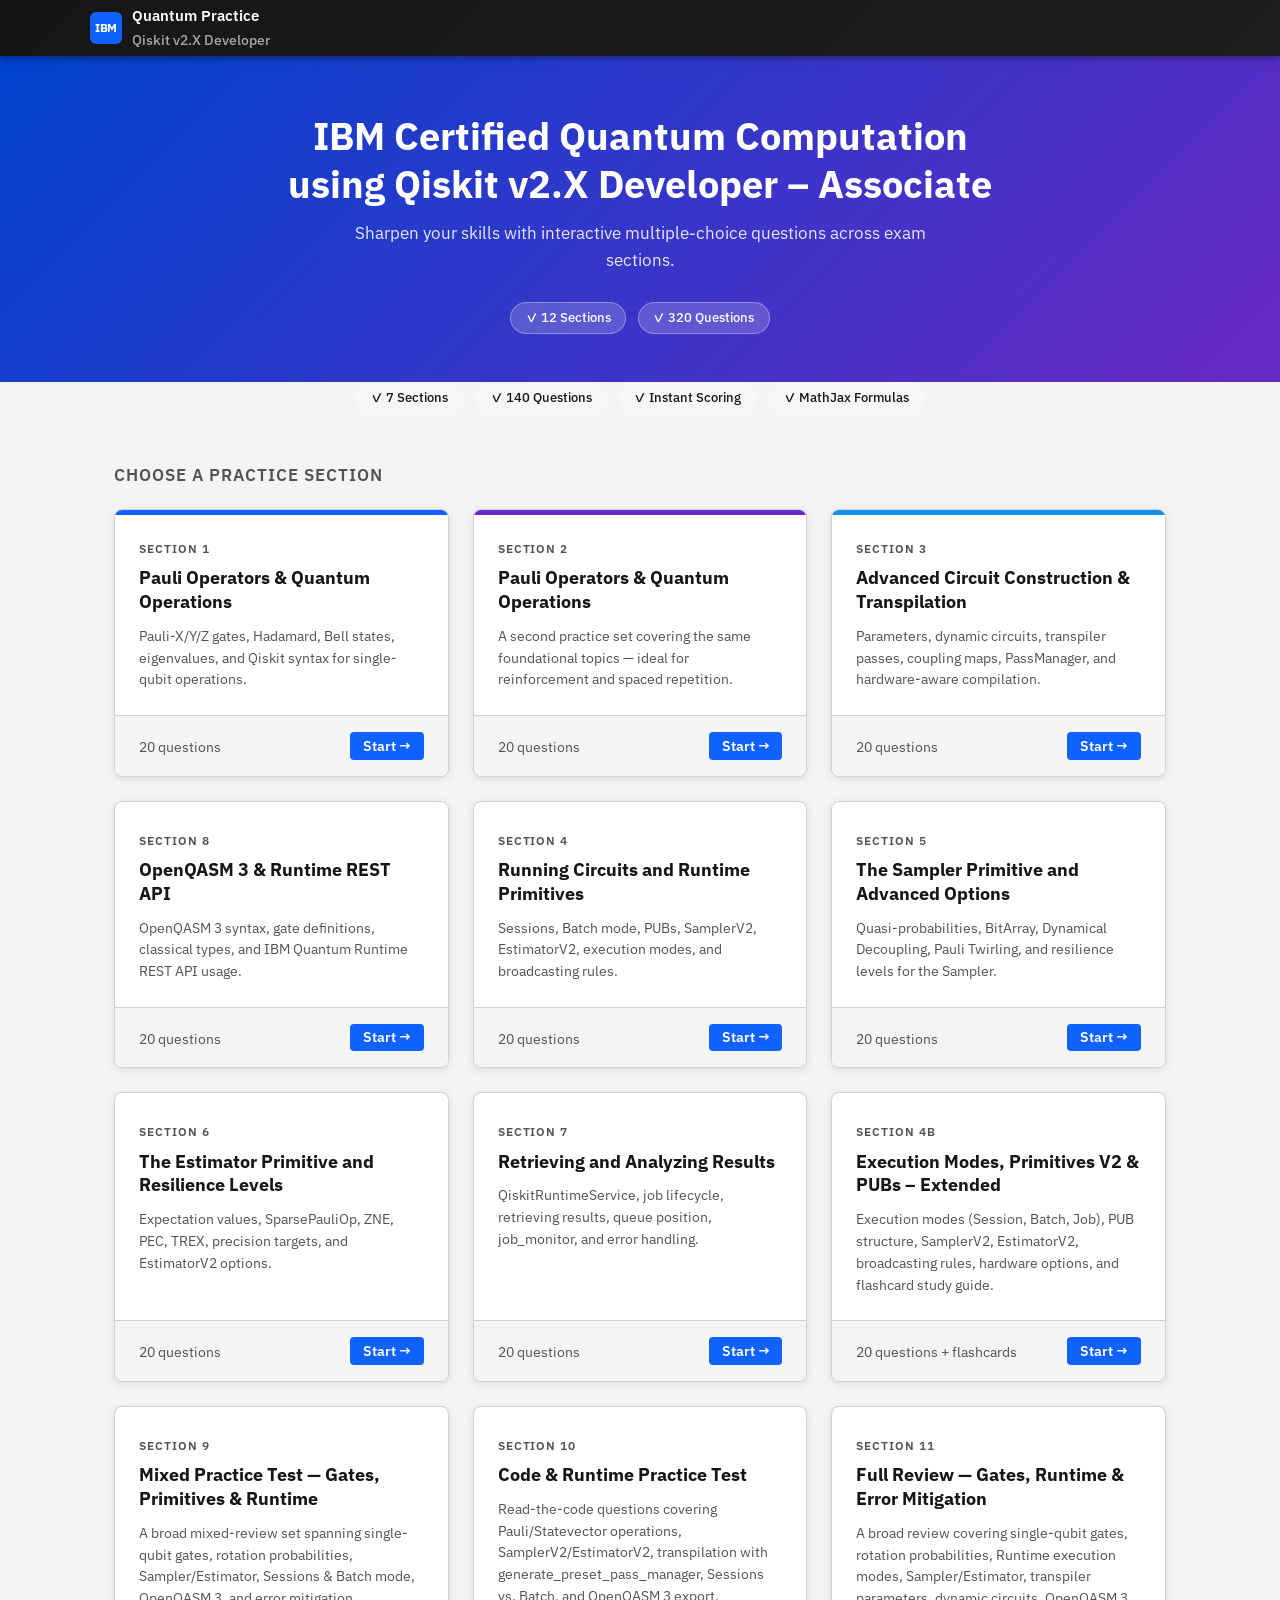
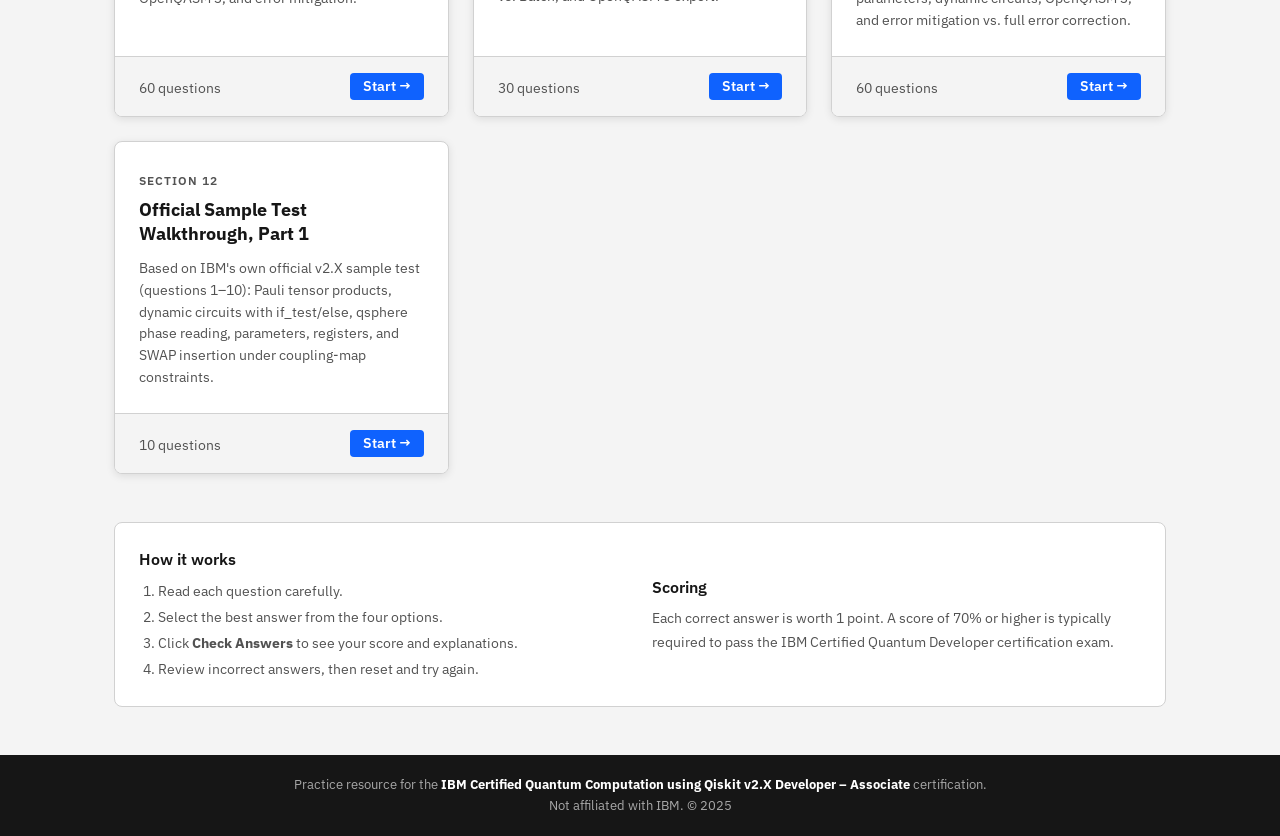
<file: index.html>
<!DOCTYPE html>
<html lang="en">
<head>
  <meta charset="UTF-8" />
  <meta name="viewport" content="width=device-width, initial-scale=1.0" />
  <title>IBM Quantum Developer Practice Exam</title>
  <link rel="stylesheet" href="style.css" />
</head>
<body>

  <!-- ── Header ── -->
  <header class="site-header">
    <div class="inner">
      <a class="site-logo" href="index.html">
        <div class="logo-icon">IBM</div>
        <div>
          <strong>Quantum Practice</strong>
          <span>Qiskit v2.X Developer</span>
        </div>
      </a>
    </div>
  </header>

  <!-- ── Hero ── -->
  <section class="hero">
    <h1>IBM Certified Quantum Computation<br>using Qiskit v2.X Developer – Associate</h1>
    <p>Sharpen your skills with interactive multiple-choice questions across exam sections.</p>
    <div class="badge-row">
      <span class="badge">&#x2713; 12 Sections</span>
      <span class="badge">&#x2713; 320 Questions</span>
          </div>
  </section>
    <div class="badge-row">
      <span class="badge">&#x2713; 7 Sections</span>
      <span class="badge">&#x2713; 140 Questions</span>
      <span class="badge">&#x2713; Instant Scoring</span>
      <span class="badge">&#x2713; MathJax Formulas</span>
    </div>
  </section>

  <!-- ── Section Cards ── -->
  <main class="main-content">
    <h2 style="font-size:1.05rem;font-weight:600;color:var(--text-muted);text-transform:uppercase;letter-spacing:.06em;margin-bottom:1.25rem;">
      Choose a Practice Section
    </h2>

    <div class="section-grid">

      <!-- Section 1 -->
      <a class="section-card" href="section1.html">
        <div class="card-accent"></div>
        <div class="card-body">
          <div class="card-label">Section 1</div>
          <div class="card-title">Pauli Operators &amp; Quantum Operations</div>
          <div class="card-meta">
            Pauli-X/Y/Z gates, Hadamard, Bell states, eigenvalues, and Qiskit syntax for single-qubit operations.
          </div>
        </div>
        <div class="card-footer">
          <span class="card-meta">20 questions</span>
          <span class="btn btn-primary btn-sm">Start &rarr;</span>
        </div>
      </a>

      <!-- Section 2 -->
      <a class="section-card" href="section2.html">
        <div class="card-accent"></div>
        <div class="card-body">
          <div class="card-label">Section 2</div>
          <div class="card-title">Pauli Operators &amp; Quantum Operations</div>
          <div class="card-meta">
            A second practice set covering the same foundational topics — ideal for reinforcement and spaced repetition.
          </div>
        </div>
        <div class="card-footer">
          <span class="card-meta">20 questions</span>
          <span class="btn btn-primary btn-sm">Start &rarr;</span>
        </div>
      </a>

      <!-- Section 3 -->
      <a class="section-card" href="section3.html">
        <div class="card-accent"></div>
        <div class="card-body">
          <div class="card-label">Section 3</div>
          <div class="card-title">Advanced Circuit Construction &amp; Transpilation</div>
          <div class="card-meta">
            Parameters, dynamic circuits, transpiler passes, coupling maps, PassManager, and hardware-aware compilation.
          </div>
        </div>
        <div class="card-footer">
          <span class="card-meta">20 questions</span>
          <span class="btn btn-primary btn-sm">Start &rarr;</span>
        </div>
      </a>

      <!-- Section 8 -->
      <a class="section-card" href="section8.html">
        <div class="card-accent"></div>
        <div class="card-body">
          <div class="card-label">Section 8</div>
          <div class="card-title">OpenQASM 3 &amp; Runtime REST API</div>
          <div class="card-meta">
            OpenQASM 3 syntax, gate definitions, classical types, and IBM Quantum Runtime REST API usage.
   </div>
        </div>
        <div class="card-footer">
          <span class="card-meta">20 questions</span>
          <span class="btn btn-primary btn-sm">Start &rarr;</span>
        </div>
      </a>

      <!-- Section 4 -->
      <a class="section-card" href="section4.html">
        <div class="card-accent"></div>
        <div class="card-body">
          <div class="card-label">Section 4</div>
          <div class="card-title">Running Circuits and Runtime Primitives</div>
          <div class="card-meta">
            Sessions, Batch mode, PUBs, SamplerV2, EstimatorV2, execution modes, and broadcasting rules.
          </div>
        </div>
        <div class="card-footer">
          <span class="card-meta">20 questions</span>
          <span class="btn btn-primary btn-sm">Start &rarr;</span>
        </div>
      </a>

      <!-- Section 5 -->
      <a class="section-card" href="section5.html">
        <div class="card-accent"></div>
        <div class="card-body">
          <div class="card-label">Section 5</div>
          <div class="card-title">The Sampler Primitive and Advanced Options</div>
          <div class="card-meta">
            Quasi-probabilities, BitArray, Dynamical Decoupling, Pauli Twirling, and resilience levels for the Sampler.
          </div>
        </div>
        <div class="card-footer">
          <span class="card-meta">20 questions</span>
          <span class="btn btn-primary btn-sm">Start &rarr;</span>
        </div>
      </a>

      <!-- Section 6 -->
      <a class="section-card" href="section6.html">
        <div class="card-accent"></div>
        <div class="card-body">
          <div class="card-label">Section 6</div>
          <div class="card-title">The Estimator Primitive and Resilience Levels</div>
          <div class="card-meta">
            Expectation values, SparsePauliOp, ZNE, PEC, TREX, precision targets, and EstimatorV2 options.
          </div>
        </div>
        <div class="card-footer">
          <span class="card-meta">20 questions</span>
          <span class="btn btn-primary btn-sm">Start &rarr;</span>
        </div>
      </a>

      <!-- Section 7 -->
      <a class="section-card" href="section7.html">
        <div class="card-accent"></div>
        <div class="card-body">
          <div class="card-label">Section 7</div>
          <div class="card-title">Retrieving and Analyzing Results</div>
          <div class="card-meta">
            QiskitRuntimeService, job lifecycle, retrieving results, queue position, job_monitor, and error handling.
          </div>
        </div>
        <div class="card-footer">
          <span class="card-meta">20 questions</span>
          <span class="btn btn-primary btn-sm">Start &rarr;</span>
        </div>
      </a>

      <!-- Section 4B -->
      <a class="section-card" href="section4b.html">
        <div class="card-accent"></div>
        <div class="card-body">
          <div class="card-label">Section 4B</div>
          <div class="card-title">Execution Modes, Primitives V2 &amp; PUBs – Extended</div>
          <div class="card-meta">
            Execution modes (Session, Batch, Job), PUB structure, SamplerV2, EstimatorV2, broadcasting rules, hardware options, and flashcard study guide.
          </div>
        </div>
        <div class="card-footer">
          <span class="card-meta">20 questions + flashcards</span>
          <span class="btn btn-primary btn-sm">Start &rarr;</span>
        </div>
      </a>

      <!-- Section 9 -->
      <a class="section-card" href="section9.html">
        <div class="card-accent"></div>
        <div class="card-body">
          <div class="card-label">Section 9</div>
          <div class="card-title">Mixed Practice Test — Gates, Primitives &amp; Runtime</div>
          <div class="card-meta">
            A broad mixed-review set spanning single-qubit gates, rotation probabilities, Sampler/Estimator, Sessions &amp; Batch mode, OpenQASM 3, and error mitigation.
          </div>
        </div>
        <div class="card-footer">
          <span class="card-meta">60 questions</span>
          <span class="btn btn-primary btn-sm">Start &rarr;</span>
        </div>
      </a>

      <!-- Section 10 -->
      <a class="section-card" href="section10.html">
        <div class="card-accent"></div>
        <div class="card-body">
          <div class="card-label">Section 10</div>
          <div class="card-title">Code &amp; Runtime Practice Test</div>
          <div class="card-meta">
            Read-the-code questions covering Pauli/Statevector operations, SamplerV2/EstimatorV2, transpilation with generate_preset_pass_manager, Sessions vs. Batch, and OpenQASM 3 export.
          </div>
        </div>
        <div class="card-footer">
          <span class="card-meta">30 questions</span>
          <span class="btn btn-primary btn-sm">Start &rarr;</span>
        </div>
      </a>

      <!-- Section 11 -->
      <a class="section-card" href="section11.html">
        <div class="card-accent"></div>
        <div class="card-body">
          <div class="card-label">Section 11</div>
          <div class="card-title">Full Review — Gates, Runtime &amp; Error Mitigation</div>
          <div class="card-meta">
            A broad review covering single-qubit gates, rotation probabilities, Runtime execution modes, Sampler/Estimator, transpiler parameters, dynamic circuits, OpenQASM 3, and error mitigation vs. full error correction.
          </div>
        </div>
        <div class="card-footer">
          <span class="card-meta">60 questions</span>
          <span class="btn btn-primary btn-sm">Start &rarr;</span>
        </div>
      </a>

      <!-- Section 12 -->
      <a class="section-card" href="section12.html">
        <div class="card-accent"></div>
        <div class="card-body">
          <div class="card-label">Section 12</div>
          <div class="card-title">Official Sample Test Walkthrough, Part 1</div>
          <div class="card-meta">
            Based on IBM's own official v2.X sample test (questions 1–10): Pauli tensor products, dynamic circuits with if_test/else, qsphere phase reading, parameters, registers, and SWAP insertion under coupling-map constraints.
          </div>
        </div>
        <div class="card-footer">
          <span class="card-meta">10 questions</span>
          <span class="btn btn-primary btn-sm">Start &rarr;</span>
        </div>
      </a>

    </div><!-- /.section-grid -->

    <!-- Info strip -->
    <div style="margin-top:3rem;padding:1.5rem;background:var(--surface);border-radius:var(--radius);border:1px solid var(--border);display:flex;gap:1.5rem;flex-wrap:wrap;align-items:center;">
      <div style="flex:1;min-width:200px;">
        <p style="font-weight:600;margin-bottom:.35rem;">How it works</p>
        <ol style="font-size:.9rem;color:var(--text-muted);padding-left:1.2rem;line-height:1.8;">
          <li>Read each question carefully.</li>
          <li>Select the best answer from the four options.</li>
          <li>Click <strong>Check Answers</strong> to see your score and explanations.</li>
          <li>Review incorrect answers, then reset and try again.</li>
        </ol>
      </div>
      <div style="flex:1;min-width:200px;">
        <p style="font-weight:600;margin-bottom:.35rem;">Scoring</p>
        <p style="font-size:.9rem;color:var(--text-muted);line-height:1.7;">
          Each correct answer is worth 1 point. A score of 70% or higher is typically required to pass the IBM Certified Quantum Developer certification exam.
        </p>
      </div>
    </div>

  </main>

  <!-- ── Footer ── -->
  <footer class="site-footer">
    <p>Practice resource for the <strong style="color:#fff;">IBM Certified Quantum Computation using Qiskit v2.X Developer – Associate</strong> certification.<br>
    Not affiliated with IBM. &copy; 2025</p>
  </footer>

</body>
</html>
</file>
<file: style.css>
/* =========================================================
   IBM Quantum Practice Exam – Shared Stylesheet
   ========================================================= */

@import url('https://fonts.googleapis.com/css2?family=IBM+Plex+Sans:wght@300;400;500;600;700&family=IBM+Plex+Mono:wght@400;500&display=swap');

/* ---------- Reset & Base ---------- */
*, *::before, *::after { box-sizing: border-box; margin: 0; padding: 0; }

:root {
  --ibm-blue:      #0f62fe;
  --ibm-blue-dark: #0043ce;
  --ibm-purple:    #6929c4;
  --ibm-cyan:      #1192e8;
  --bg:            #f4f4f4;
  --surface:       #ffffff;
  --surface-2:     #e8e8e8;
  --text:          #161616;
  --text-muted:    #525252;
  --border:        #d1d1d1;
  --correct:       #24a148;
  --correct-bg:    #defbe6;
  --wrong:         #da1e28;
  --wrong-bg:      #fff1f1;
  --radius:        8px;
  --shadow:        0 2px 8px rgba(0,0,0,.10);
  --shadow-lg:     0 6px 20px rgba(0,0,0,.14);
}

html { scroll-behavior: smooth; }

body {
  font-family: 'IBM Plex Sans', system-ui, sans-serif;
  background: var(--bg);
  color: var(--text);
  line-height: 1.6;
  min-height: 100vh;
  display: flex;
  flex-direction: column;
}

/* ---------- Header / Nav ---------- */
.site-header {
  background: linear-gradient(135deg, #161616 0%, #1e1e1e 100%);
  color: #fff;
  padding: 0 2rem;
  box-shadow: 0 2px 8px rgba(0,0,0,.4);
  position: sticky;
  top: 0;
  z-index: 100;
}

.site-header .inner {
  max-width: 1100px;
  margin: 0 auto;
  display: flex;
  align-items: center;
  justify-content: space-between;
  height: 56px;
  gap: 1rem;
}

.site-logo {
  display: flex;
  align-items: center;
  gap: .6rem;
  text-decoration: none;
  color: inherit;
}

.site-logo .logo-icon {
  width: 32px;
  height: 32px;
  background: var(--ibm-blue);
  border-radius: 6px;
  display: flex;
  align-items: center;
  justify-content: center;
  font-weight: 700;
  font-size: .75rem;
  letter-spacing: -.5px;
  flex-shrink: 0;
}

.site-logo span {
  font-size: .85rem;
  font-weight: 500;
  color: #a8a8a8;
  line-height: 1.3;
}

.site-logo strong {
  display: block;
  font-size: .95rem;
  font-weight: 600;
  color: #fff;
}

.home-link {
  font-size: .85rem;
  color: #a8a8a8;
  text-decoration: none;
  display: flex;
  align-items: center;
  gap: .35rem;
  transition: color .2s;
  white-space: nowrap;
}
.home-link:hover { color: #fff; }

/* ---------- Hero Banner ---------- */
.hero {
  background: linear-gradient(135deg, #0043ce 0%, #6929c4 100%);
  color: #fff;
  text-align: center;
  padding: 3.5rem 2rem 3rem;
}

.hero h1 {
  font-size: clamp(1.5rem, 4vw, 2.4rem);
  font-weight: 700;
  line-height: 1.25;
  max-width: 760px;
  margin: 0 auto .75rem;
}

.hero p {
  font-size: 1.05rem;
  opacity: .88;
  max-width: 600px;
  margin: 0 auto 1.75rem;
}

.badge-row {
  display: flex;
  justify-content: center;
  gap: .75rem;
  flex-wrap: wrap;
}

.badge {
  background: rgba(255,255,255,.18);
  border: 1px solid rgba(255,255,255,.3);
  border-radius: 20px;
  padding: .3rem .9rem;
  font-size: .8rem;
  font-weight: 500;
}

/* ---------- Section Cards ---------- */
.main-content {
  flex: 1;
  max-width: 1100px;
  margin: 0 auto;
  padding: 3rem 1.5rem;
  width: 100%;
}

.section-grid {
  display: grid;
  grid-template-columns: repeat(auto-fit, minmax(280px, 1fr));
  gap: 1.5rem;
  margin-top: .5rem;
}

.section-card {
  background: var(--surface);
  border-radius: var(--radius);
  box-shadow: var(--shadow);
  border: 1px solid var(--border);
  overflow: hidden;
  display: flex;
  flex-direction: column;
  transition: box-shadow .2s, transform .2s;
  text-decoration: none;
  color: inherit;
}

.section-card:hover {
  box-shadow: var(--shadow-lg);
  transform: translateY(-2px);
}

.card-accent {
  height: 5px;
}

.section-card:nth-child(1) .card-accent { background: var(--ibm-blue); }
.section-card:nth-child(2) .card-accent { background: var(--ibm-purple); }
.section-card:nth-child(3) .card-accent { background: var(--ibm-cyan); }

.card-body {
  padding: 1.5rem;
  flex: 1;
  display: flex;
  flex-direction: column;
  gap: .5rem;
}

.card-label {
  font-size: .75rem;
  font-weight: 600;
  text-transform: uppercase;
  letter-spacing: .08em;
  color: var(--text-muted);
}

.card-title {
  font-size: 1.15rem;
  font-weight: 700;
  color: var(--text);
  line-height: 1.3;
}

.card-meta {
  font-size: .85rem;
  color: var(--text-muted);
  margin-top: .25rem;
}

.card-footer {
  padding: 1rem 1.5rem;
  border-top: 1px solid var(--border);
  background: var(--bg);
  display: flex;
  align-items: center;
  justify-content: space-between;
}

.card-footer .btn {
  font-size: .85rem;
}

/* ---------- Buttons ---------- */
.btn {
  display: inline-flex;
  align-items: center;
  gap: .4rem;
  border: none;
  border-radius: 4px;
  padding: .55rem 1.1rem;
  font-family: inherit;
  font-size: .95rem;
  font-weight: 600;
  cursor: pointer;
  text-decoration: none;
  transition: background .18s, opacity .18s;
  line-height: 1.2;
}

.btn-primary {
  background: var(--ibm-blue);
  color: #fff;
}
.btn-primary:hover { background: var(--ibm-blue-dark); }

.btn-outline {
  background: transparent;
  color: var(--ibm-blue);
  border: 2px solid var(--ibm-blue);
}
.btn-outline:hover { background: #e8f1ff; }

.btn-sm {
  padding: .35rem .8rem;
  font-size: .82rem;
}

/* ---------- Page Banner (section pages) ---------- */
.page-banner {
  background: linear-gradient(135deg, #161616 0%, #262626 100%);
  color: #fff;
  padding: 2rem 2rem 1.75rem;
}

.page-banner .inner {
  max-width: 860px;
  margin: 0 auto;
}

.section-tag {
  font-size: .75rem;
  font-weight: 600;
  text-transform: uppercase;
  letter-spacing: .1em;
  color: #a8a8a8;
  margin-bottom: .5rem;
}

.page-banner h1 {
  font-size: clamp(1.2rem, 3vw, 1.8rem);
  font-weight: 700;
  line-height: 1.3;
  margin-bottom: .5rem;
}

.page-banner .meta {
  font-size: .88rem;
  color: #a8a8a8;
  display: flex;
  gap: 1.5rem;
  flex-wrap: wrap;
}

/* ---------- Quiz Container ---------- */
.quiz-wrap {
  max-width: 860px;
  margin: 2rem auto;
  padding: 0 1.5rem 4rem;
}

/* ---------- Question Card ---------- */
.question-card {
  background: var(--surface);
  border-radius: var(--radius);
  box-shadow: var(--shadow);
  border: 1px solid var(--border);
  margin-bottom: 1.25rem;
  overflow: hidden;
  transition: border-color .2s;
}

.question-card.correct  { border-color: var(--correct); }
.question-card.wrong    { border-color: var(--wrong); }

.question-header {
  padding: 1.1rem 1.4rem .75rem;
  border-bottom: 1px solid var(--border);
  display: flex;
  gap: 1rem;
  align-items: flex-start;
}

.q-number {
  background: var(--ibm-blue);
  color: #fff;
  border-radius: 50%;
  width: 28px;
  height: 28px;
  display: flex;
  align-items: center;
  justify-content: center;
  font-size: .78rem;
  font-weight: 700;
  flex-shrink: 0;
  margin-top: .1rem;
}

.question-card.correct .q-number { background: var(--correct); }
.question-card.wrong   .q-number { background: var(--wrong); }

.q-text {
  font-size: 1rem;
  font-weight: 500;
  color: var(--text);
  line-height: 1.55;
}

.options-list {
  list-style: none;
  padding: .6rem 1.4rem;
}

.option-item {
  margin: .35rem 0;
}

.option-label {
  display: flex;
  align-items: flex-start;
  gap: .75rem;
  padding: .7rem .9rem;
  border-radius: 6px;
  border: 1.5px solid transparent;
  cursor: pointer;
  transition: background .15s, border-color .15s;
  font-size: .95rem;
  line-height: 1.5;
}

.option-label:hover {
  background: #f0f4ff;
  border-color: #c0d0ff;
}

.option-label input[type="radio"] {
  margin-top: 3px;
  accent-color: var(--ibm-blue);
  flex-shrink: 0;
  width: 16px;
  height: 16px;
  cursor: pointer;
}

/* Revealed states */
.option-label.opt-correct {
  background: var(--correct-bg);
  border-color: var(--correct);
  font-weight: 600;
}

.option-label.opt-wrong {
  background: var(--wrong-bg);
  border-color: var(--wrong);
}

.option-label.opt-selected {
  border-color: var(--ibm-blue);
  background: #edf3ff;
}

/* Explanation box */
.explanation {
  display: none;
  margin: .5rem 1.4rem 1rem;
  padding: .8rem 1rem;
  border-left: 4px solid var(--ibm-blue);
  background: #edf3ff;
  border-radius: 0 6px 6px 0;
  font-size: .88rem;
  color: var(--text);
  line-height: 1.55;
}

.question-card.correct .explanation { border-color: var(--correct); background: var(--correct-bg); }
.question-card.wrong   .explanation { border-color: var(--wrong);   background: var(--wrong-bg); }
.explanation.visible { display: block; }

/* ---------- Score Panel ---------- */
.score-panel {
  display: none;
  background: var(--surface);
  border-radius: var(--radius);
  box-shadow: var(--shadow-lg);
  border: 2px solid var(--ibm-blue);
  padding: 2rem;
  text-align: center;
  margin-bottom: 2rem;
}

.score-panel.visible { display: block; }

.score-big {
  font-size: 3.5rem;
  font-weight: 700;
  color: var(--ibm-blue);
  line-height: 1;
  margin-bottom: .25rem;
}

.score-label {
  font-size: 1.05rem;
  color: var(--text-muted);
  margin-bottom: 1rem;
}

.score-bar-wrap {
  max-width: 400px;
  margin: 0 auto 1.25rem;
}

.score-bar-bg {
  height: 10px;
  border-radius: 5px;
  background: var(--surface-2);
  overflow: hidden;
}

.score-bar-fill {
  height: 100%;
  border-radius: 5px;
  background: linear-gradient(90deg, var(--ibm-blue), var(--ibm-purple));
  transition: width .8s ease;
}

.score-grade {
  display: inline-block;
  padding: .3rem 1rem;
  border-radius: 20px;
  font-size: .9rem;
  font-weight: 600;
  margin-bottom: 1.25rem;
}

.score-grade.pass { background: var(--correct-bg); color: var(--correct); }
.score-grade.fail { background: var(--wrong-bg);   color: var(--wrong); }

/* ---------- Action Bar ---------- */
.action-bar {
  display: flex;
  gap: 1rem;
  justify-content: center;
  flex-wrap: wrap;
  margin: 1.5rem 0;
}

/* ---------- Code Inline ---------- */
code {
  font-family: 'IBM Plex Mono', 'Courier New', monospace;
  background: #e8e8e8;
  color: #161616;
  padding: .1em .35em;
  border-radius: 3px;
  font-size: .9em;
}

/* ---------- Progress Tracker ---------- */
.progress-bar-wrap {
  position: sticky;
  top: 56px;
  z-index: 50;
  background: #fff;
  border-bottom: 1px solid var(--border);
  padding: .5rem 1.5rem;
}

.progress-bar-inner {
  max-width: 860px;
  margin: 0 auto;
  display: flex;
  align-items: center;
  gap: 1rem;
  font-size: .82rem;
  color: var(--text-muted);
}

.progress-track {
  flex: 1;
  height: 6px;
  border-radius: 3px;
  background: var(--surface-2);
  overflow: hidden;
}

.progress-fill {
  height: 100%;
  border-radius: 3px;
  background: var(--ibm-blue);
  transition: width .3s;
}

/* ---------- Footer ---------- */
.site-footer {
  background: #161616;
  color: #a8a8a8;
  text-align: center;
  padding: 1.25rem 1.5rem;
  font-size: .8rem;
}

.site-footer a { color: #78a9ff; text-decoration: none; }
.site-footer a:hover { text-decoration: underline; }

/* ---------- Flashcard Section ---------- */
.flashcard-section {
  max-width: 860px;
  margin: 0 auto;
  padding: 0 1.5rem 4rem;
}

.flashcard-section h2 {
  font-size: 1.4rem;
  font-weight: 700;
  color: var(--text);
  margin: 2.5rem 0 .75rem;
  padding-bottom: .5rem;
  border-bottom: 2px solid var(--ibm-blue);
}

.flashcard-section h3 {
  font-size: 1.1rem;
  font-weight: 600;
  color: var(--ibm-purple);
  margin: 2rem 0 .6rem;
}

.flashcard-section p {
  font-size: .93rem;
  color: var(--text-muted);
  margin-bottom: 1rem;
  line-height: 1.65;
}

.flashcard-table-wrap {
  overflow-x: auto;
  margin-bottom: 1.75rem;
}

.flashcard-table {
  width: 100%;
  border-collapse: collapse;
  font-size: .9rem;
  background: var(--surface);
  border-radius: var(--radius);
  overflow: hidden;
  box-shadow: var(--shadow);
}

.flashcard-table thead th {
  background: var(--ibm-blue);
  color: #fff;
  padding: .75rem 1.1rem;
  text-align: left;
  font-weight: 600;
}

.flashcard-table tbody tr:nth-child(even) {
  background: #f0f4ff;
}

.flashcard-table tbody td {
  padding: .75rem 1.1rem;
  border-top: 1px solid var(--border);
  vertical-align: top;
  line-height: 1.6;
}

.flashcard-table tbody td:first-child {
  font-weight: 600;
  color: var(--text);
  min-width: 200px;
}

.flashcard-table tbody td:last-child {
  color: var(--text-muted);
}

.broadcasting-table {
  width: 100%;
  border-collapse: collapse;
  font-size: .88rem;
  background: var(--surface);
  border-radius: var(--radius);
  overflow: hidden;
  box-shadow: var(--shadow);
  margin-bottom: 1.75rem;
}

.broadcasting-table thead th {
  background: var(--ibm-purple);
  color: #fff;
  padding: .65rem 1rem;
  text-align: center;
  font-weight: 600;
}

.broadcasting-table tbody td {
  padding: .65rem 1rem;
  border-top: 1px solid var(--border);
  text-align: center;
  color: var(--text-muted);
}

.broadcasting-table tbody td:last-child {
  font-weight: 700;
  color: var(--ibm-blue);
}

.broadcasting-table tbody tr:nth-child(even) {
  background: #f5f0ff;
}

.code-flashcard {
  background: var(--surface);
  border: 1px solid var(--border);
  border-radius: var(--radius);
  box-shadow: var(--shadow);
  margin-bottom: 1.25rem;
  overflow: hidden;
}

.code-flashcard-front {
  padding: .85rem 1.2rem;
  background: #f0f4ff;
  border-bottom: 1px solid var(--border);
  font-weight: 600;
  font-size: .93rem;
  color: var(--text);
}

.code-flashcard-front::before {
  content: "Q: ";
  color: var(--ibm-blue);
}

.code-flashcard-back {
  padding: 1rem 1.2rem;
}

.code-flashcard-back pre {
  background: #161616;
  color: #f4f4f4;
  padding: 1rem 1.2rem;
  border-radius: 6px;
  font-family: 'IBM Plex Mono', 'Courier New', monospace;
  font-size: .84rem;
  overflow-x: auto;
  line-height: 1.6;
  margin-top: .5rem;
}

/* ---------- Question code blocks ---------- */
.q-code {
  background: #161616;
  color: #f4f4f4;
  padding: .85rem 1rem;
  border-radius: 6px;
  font-family: 'IBM Plex Mono', 'Courier New', monospace;
  font-size: .82rem;
  overflow-x: auto;
  line-height: 1.55;
  margin: .6rem 0;
  white-space: pre;
}

/* ---------- Responsive ---------- */
@media (max-width: 600px) {
  .site-header .inner { height: 52px; }
  .hero { padding: 2.5rem 1.25rem 2rem; }
  .quiz-wrap { padding: 0 1rem 3rem; }
  .question-header { padding: .9rem 1rem .65rem; }
  .options-list { padding: .5rem 1rem; }
  .explanation { margin: .4rem 1rem .85rem; }
  .score-big { font-size: 2.8rem; }
}
</file>
